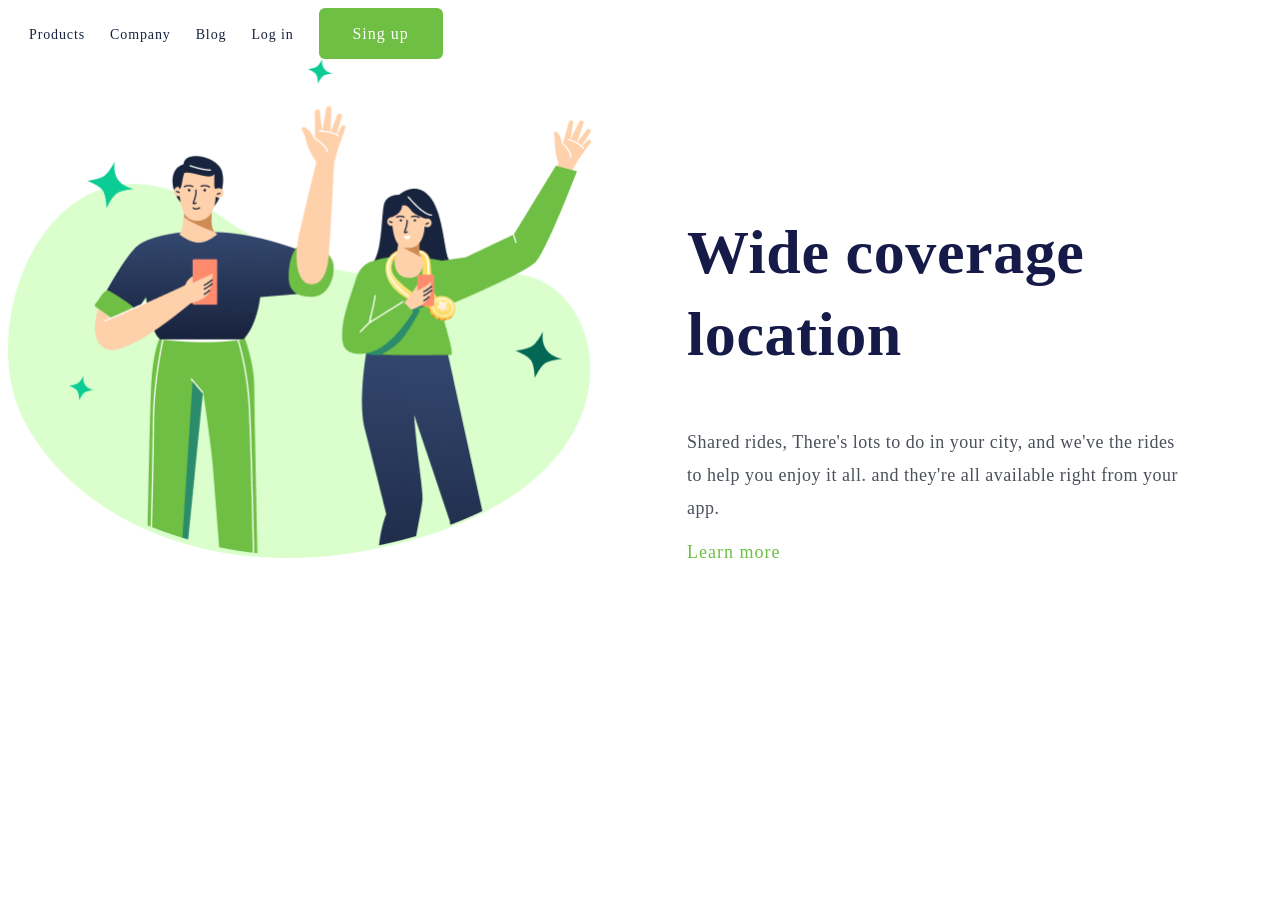
<file: desafio1/index.html>
<!DOCTYPE html>
<html lang="en">

<head>
    <meta charset="UTF-8">
    <meta name="viewport" content="width=device-width, initial-scale=1.0">
    <link rel="stylesheet" href="./styles.css">
    <title>Wide coverage location</title>
</head>

<body>
    <Header>
        <a class="header-top">Products</a>
        <a class="header-top">Company</a>
        <a class="header-top">Blog</a>
        <a class="header-top">Log in</a>
        <button>Sing up</button>
    </Header>
    <main>
        <img src="./(Positive) Congratulation You get 40 point for your ride.png"
            alt=" Congratulation You get 40 point for your ride" class="img-main">
        <section>
            <h1>Wide coverage location</h1>
            <p>Shared rides, There's lots to do in your city, and we've the rides to help you enjoy it all. and they're
                all
                available right from your app.</p>
            <a class="loading">Learn more</a>
        </section>
    </main>

</body>

</html>
</file>
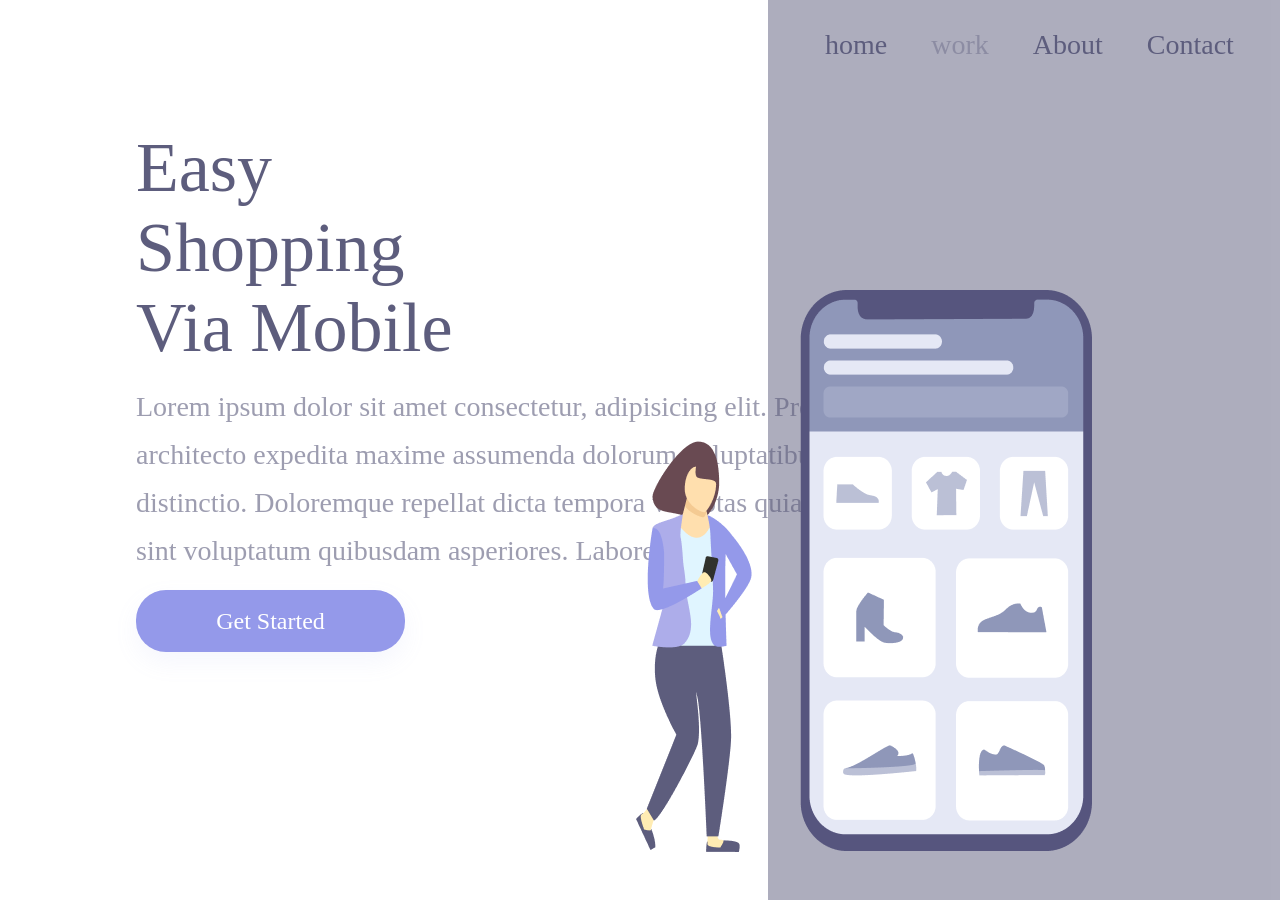
<file: Exerc.resp/index.html>
<!DOCTYPE html>
<html lang="pt-br">

<head>
    <meta charset="UTF-8">
    <meta name="viewport" content="width=device-width, initial-scale=1.0">
    <link rel="stylesheet" href="./style.css">
    <title>Responsivo</title>
</head>

<body>
<div class="wrapper">
    <section class="container-left">
        <h1>Easy Shopping Via Mobile</h1>
        <p>Lorem ipsum dolor sit amet consectetur, adipisicing elit. Provident architecto expedita maxime assumenda dolorum voluptatibus fugit distinctio. Doloremque repellat dicta tempora voluptas quia et porro sint voluptatum quibusdam asperiores. Labore?</p>
        <button class="button">Get Started</button>
    </section>
    <section class="container-right">
        <header>
            <a >home</a>
            <a >work</a>
            <a >About</a>
            <a >Contact</a>
        </header>
        <img src="./Illustration-3-3.png" alt="girl-cellphone"
        class="img">
    </section>
</div>
</body>

</html>
</file>
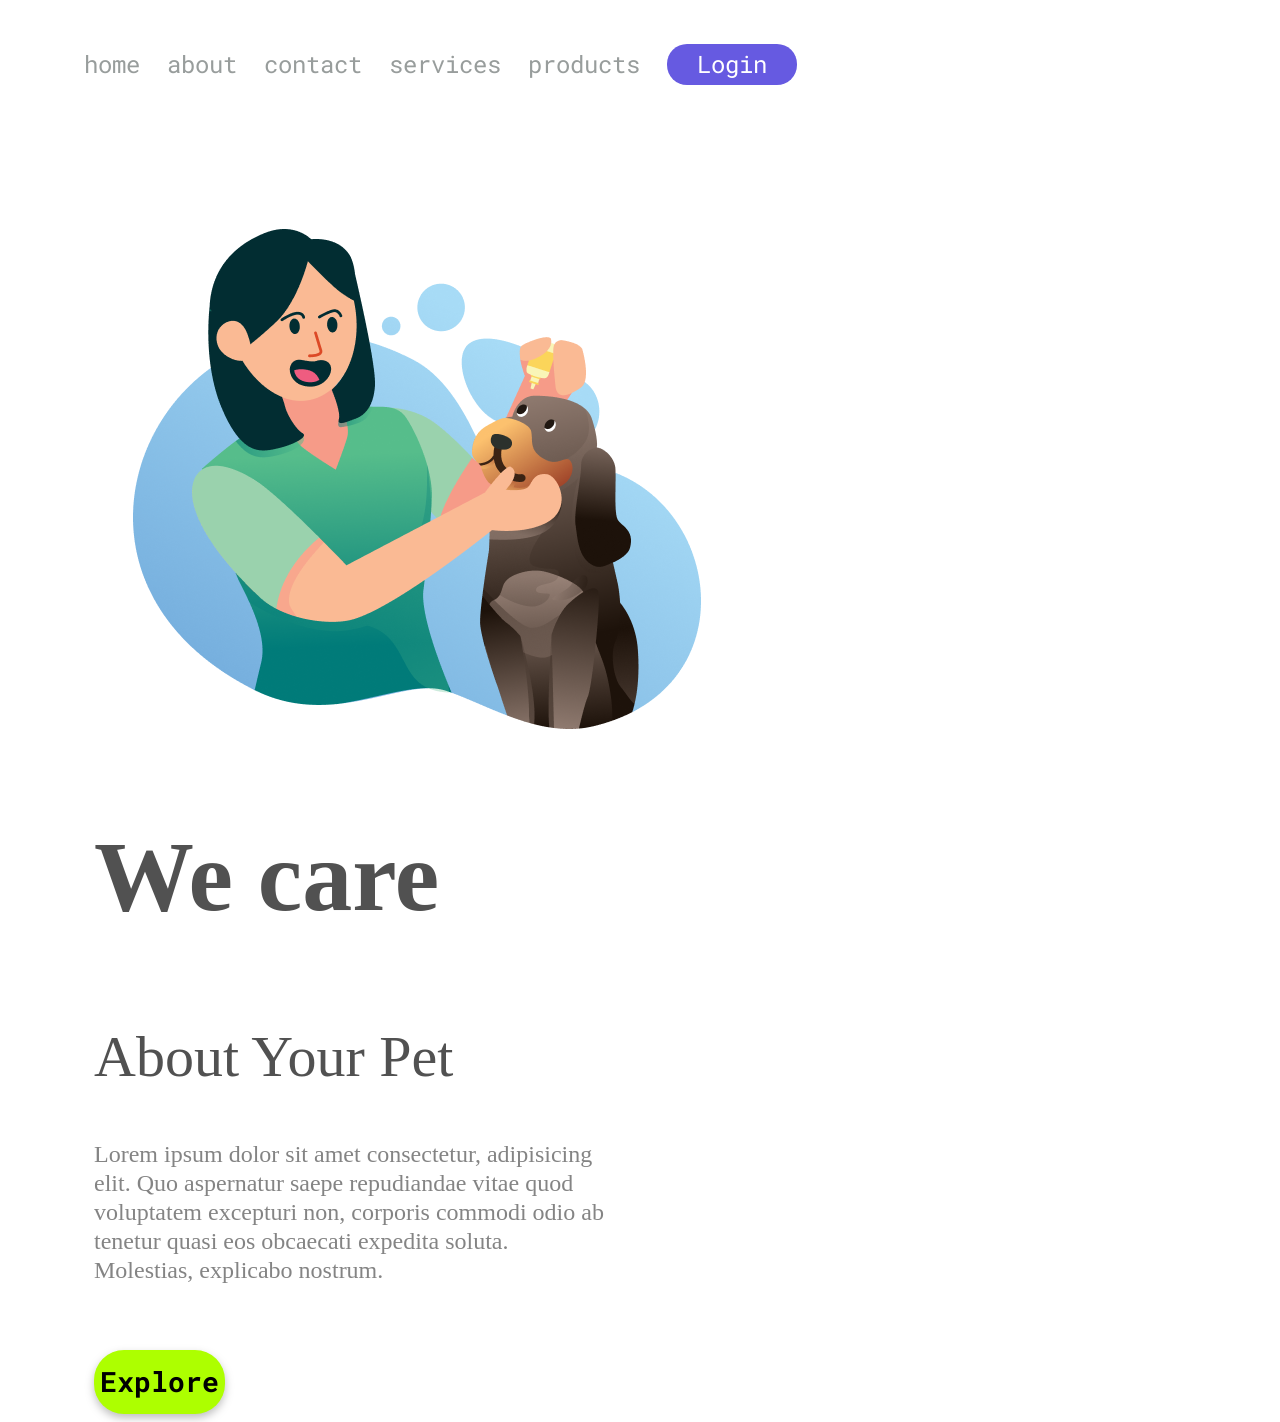
<file: treino.dev/index.html>
<!DOCTYPE html>
<html lang="en">

<head>
    <meta charset="UTF-8">
    <meta name="viewport" content="width=device-width, initial-scale=1.0">
    <link rel="preconnect" href="https://fonts.googleapis.com">
    <link rel="preconnect" href="https://fonts.gstatic.com" crossorigin>
    <link
        href="https://fonts.googleapis.com/css2?family=Montserrat:ital,wght@0,100..900;1,100..900&family=Roboto+Mono:ital,wght@0,100..700;1,100..700&family=Roboto:ital,wght@0,100..900;1,100..900&display=swap"
        rel="stylesheet">
    <link rel="stylesheet" href="./styles.css">
    <title>We care</title>
</head>

<body>
    <header>
        <a class="link-header">home</a>
        <a class="link-header">about</a>
        <a class="link-header">contact</a>
        <a class="link-header">services</a>
        <a class="link-header">products</a>
        <button class="login-button">Login</button>
    </header>
    <main>
        <img src="./Illustration 2.png" alt="Illustration of a person caring for another" class="logo-image">
        <section >
            <h1>We care</h1>
            <h2>About Your Pet</h2>
            <p>Lorem ipsum dolor sit amet consectetur, adipisicing elit. Quo aspernatur saepe repudiandae vitae quod
                voluptatem excepturi non, corporis commodi odio ab tenetur quasi eos obcaecati expedita soluta.
                Molestias, explicabo nostrum.</p>
            <button class="button-main">Explore</button>
        </section>
    </main>
</body>

</html>
</file>
<file: desafio1/styles.css>
.header-top {
    width: 83px;
    height: 21px;
    font-family: Poppins;
    font-size: 14px;
    font-weight: 400;
    line-height: 100%;
    letter-spacing: 0.88px;
    color: #17233d;
    margin-left: 21px;
    cursor: pointer;

}

button {
    width: 124px;
    height: 51px;
    font-family: poppins;
    font-weight: 500px;
    font-size: 16px;
    line-height: 100%;
    letter-spacing: 1px;
    border-radius: 6px;
    border: none;
    background: #6fbf44;
    color: white;
    margin-left: 21px;
}

.img-main {
    width: 595px;
}

h1 {
    width: 582px;
    height: 164px;
    top: 342px;
    left: 801px;
    font-family: Poppins;
    font-size: 62px;
    font-weight: 700;
    line-height: 82px;
    letter-spacing: 0.6px;
    color: #161a49;
}

p {
    width: 493px;
    top: 553px;
    left: 801px;
    font-family: Poppins;
    font-size: 18px;
    font-weight: 400;
    line-height: 33px;
    letter-spacing: 0.5px;
    color: #4b505a;
}

.loading {
    font-family: Poppins;
    font-weight: 500;
    font-size: 18px;
    leading-trim: NONE;
    line-height: 100%;
    letter-spacing: 1px;
    color: #6fbf44;
    cursor: pointer;
}

section {
    display: inline-block;
    margin-left: 80px;
}

@media screen and (max-width: 450px) {
    .header-top {
        display: none;
    }

    .img-main {
        width: 312px;
        height: 288px;

        position: absolute;
        bottom: 15%;
        right: 15%;


    }

    h1 {
        width: 270px;
        height: 60px;
        text-align: center;
        font-size: 30px;
        font-family: poppins;
        line-height: 30px;
        letter-spacing: 0.6px;
        color: #161a49;
        margin-top: 100px;

    }

    p {
        width: 304px;
        height: 165px;
        text-align: center;
        font-weight: 400;
        font-size: 18px;
        line-height: 33px;
        letter-spacing: 0.5px;
        color: #4b505a;
    }

    button {
        width: 61px;
        height: 18px;
        margin-top: 6px;
        margin-left: 20px;
        font-weight: 500;
        font-size: 12px;
        line-height: 100%;
        letter-spacing: 1px;
        cursor: pointer;
        position: absolute;
        left: 80%;
        
    }

    .loading {
        width: 112px;
        height: 27px;
        font-weight: 500;
        font-size: 18px;
        line-height: 100%;
        letter-spacing: 1px;
        text-align: center;
        display: block;
        position: static;
        margin: 0 auto;

    }

    header {
        margin-left: auto;
    }
}
</file>
<file: Exerc.resp/style.css>
* {
  margin: 0;
  padding: 0;
  box-sizing: border-box;
  font-family: oswald;
  color: #5d5d7d;
  font-weight: 400;
}

.wrapper {
  height: 100vh;
  width: 100vw;
}

.container-left {
  display: inline-block;
  width: 60%;
  padding-left: 136px;
  margin-top: 10%;
}

.container-right {
  display: inline-block;
  background-color: rgba(93, 93, 125, 0.5);
  height: 100vh;
  position: absolute;
  width: 40%;

}

.img {
  position: relative;
  top: 25%;
  right: 132px;
}

h1 {
  font-size: 70px;
  line-height: 80px;
  width: 368px;


}

p {
  font-size: 28px;
  line-height: 48px;
  opacity: 0.6;
  margin: 15px 0;
  width: 800px;

}

.button {
  width: 269px;
  height: 62px;
  background: #9499ea;
  box-shadow: 0px 10px 24px rgba(148, 153, 234, 0.09);
  font-size: 24px;
  line-height: 36px;
  text-align: center;
  color: white;
  border: none;
  border-radius: 30px;
  cursor: pointer;
}

button:hover {
  opacity: 0.8;
}

button:active {
  opacity: 0.6;
}

a {
  line-height: 41px;
  color: #5d5d7d;
  font-size: 28px;
  margin-right: 40px;

}

a:nth-child(2) {
  opacity: 0.4;
}

header {

  padding: 24px 0 0 57px;
}

@media screen and (max-width: 900px) {
  .container-left {
    width: 100%;
    height: 50%;
    padding: 0;
    margin-top: 0;
  }

  .container-right {
    
    height: auto;
    width: 100%;
    position: static;
    padding: 40px;
  }

  header {
    display: none;
  }

  img {
    position:static;
        margin: 40px auto;
        display: block;
        max-width: 100%;
        height: auto;


  }

  h1 {
    font-size: 36px;
    line-height: 52px;
    width: auto;
    margin: 58px 50px 0 50px;
    text-align: center;
  }

  p {
    font-size: 14px;
    line-height: 24px;
    width: auto;
    margin: 15px 40px;
    text-align: center;
  }

  .button {
    display: block;
    margin: 0 auto;
  }


}
</file>
<file: treino.dev/styles.css>
.roboto-mono {
    font-family: "Roboto Mono", monospace;
    font-optical-sizing: auto;
    font-weight: weight;
    font-style: normal;
}

header {
    margin: 44px 0px 144px 76px;

}

.link-header {
    font-family: "Roboto Mono", monospace;
    font-size: 24px;
    color: #989D9C;
    line-height: 29px;
    cursor: pointer;
    margin-right: 23px
}

.login-button {
    font-family: "Roboto Mono", monospace;
    background: #665AE1;
    border-radius: 20px;
    border: none;
    cursor: pointer;
    width: 130px;
    height: 41px;
    border: none;
    font-size: 24px;
    font-weight: 400;
    line-height: 29px;
    color: #FFFFFF;
}

.logo-image {
    
    width: 568px;
    height: 500px;
    margin-left: 125px;
    display: inline-block;
}

section {
    display: inline-block;
    margin-left: 86px;


}

h1 {
    font-weight: 900;
    font-size: 100px;
    line-height: 122px;
    color: #515151;
}

h2 {
    font-weight: 500;
    font-size: 58px;
    line-height: 71px;
    color: #515151;
}

p {
    font-weight: 400;
    font-size: 24px;
    line-height: 29px;
    color: #848484;
    width: 515px;
    margin-top: 32px;
    margin-bottom: 65px;
}

.button-main {
    font-family: "Roboto Mono", monospace;
    background: #ADFF00;
    border-radius: 30px;
    border: none;
    cursor: pointer;
    width: 239x;
    height: 64px;
    border: none;
    font-size: 28px;
    font-weight: 700;
    line-height: 34px;
    color: #000000;
    
    cursor: pointer;
    filter: drop-shadow(0px 4px 4px rgba(0, 0, 0, 0.25));
}
@media screen and (max-width: 400px) {
    header {
       display: none;
    }

    .link-header {
        display: block;
        margin: 10px 0;
    }

    .logo-image {
        width: 354px;
        height: 317px;
        margin-left: 0;
    }

    section {
        display: block;
        margin-left: 0;
        text-align: center;
    }

    h1 {
        font-weight: 900;
        font-size: 50px;
        line-height: 100%px;
        letter-spacing: 0%;
        width: 263px;
        height: 52px;
        text-align: center;
        margin-left: 50px;
        
    }

    h2 {
        font-size: 30px;
        line-height: 100%px;
        letter-spacing: 0%;
        width: 232px;
        height: 37px;
        font-weight: 500;
        text-align: center;
        margin-left: 70px;
    }

    p {
        display: none;
    }

    .button-main {
        width: 239px;
        height: 64px;
        font-size: 24px;
        line-height: 100%px;
        border-radius: 50px;
        font-weight: 700;
        font-size: 28px;
        letter-spacing: 0%;
    }
    
    section{
        position: static;
        display: block
        margin: 0 auto;
    }
}
</file>
